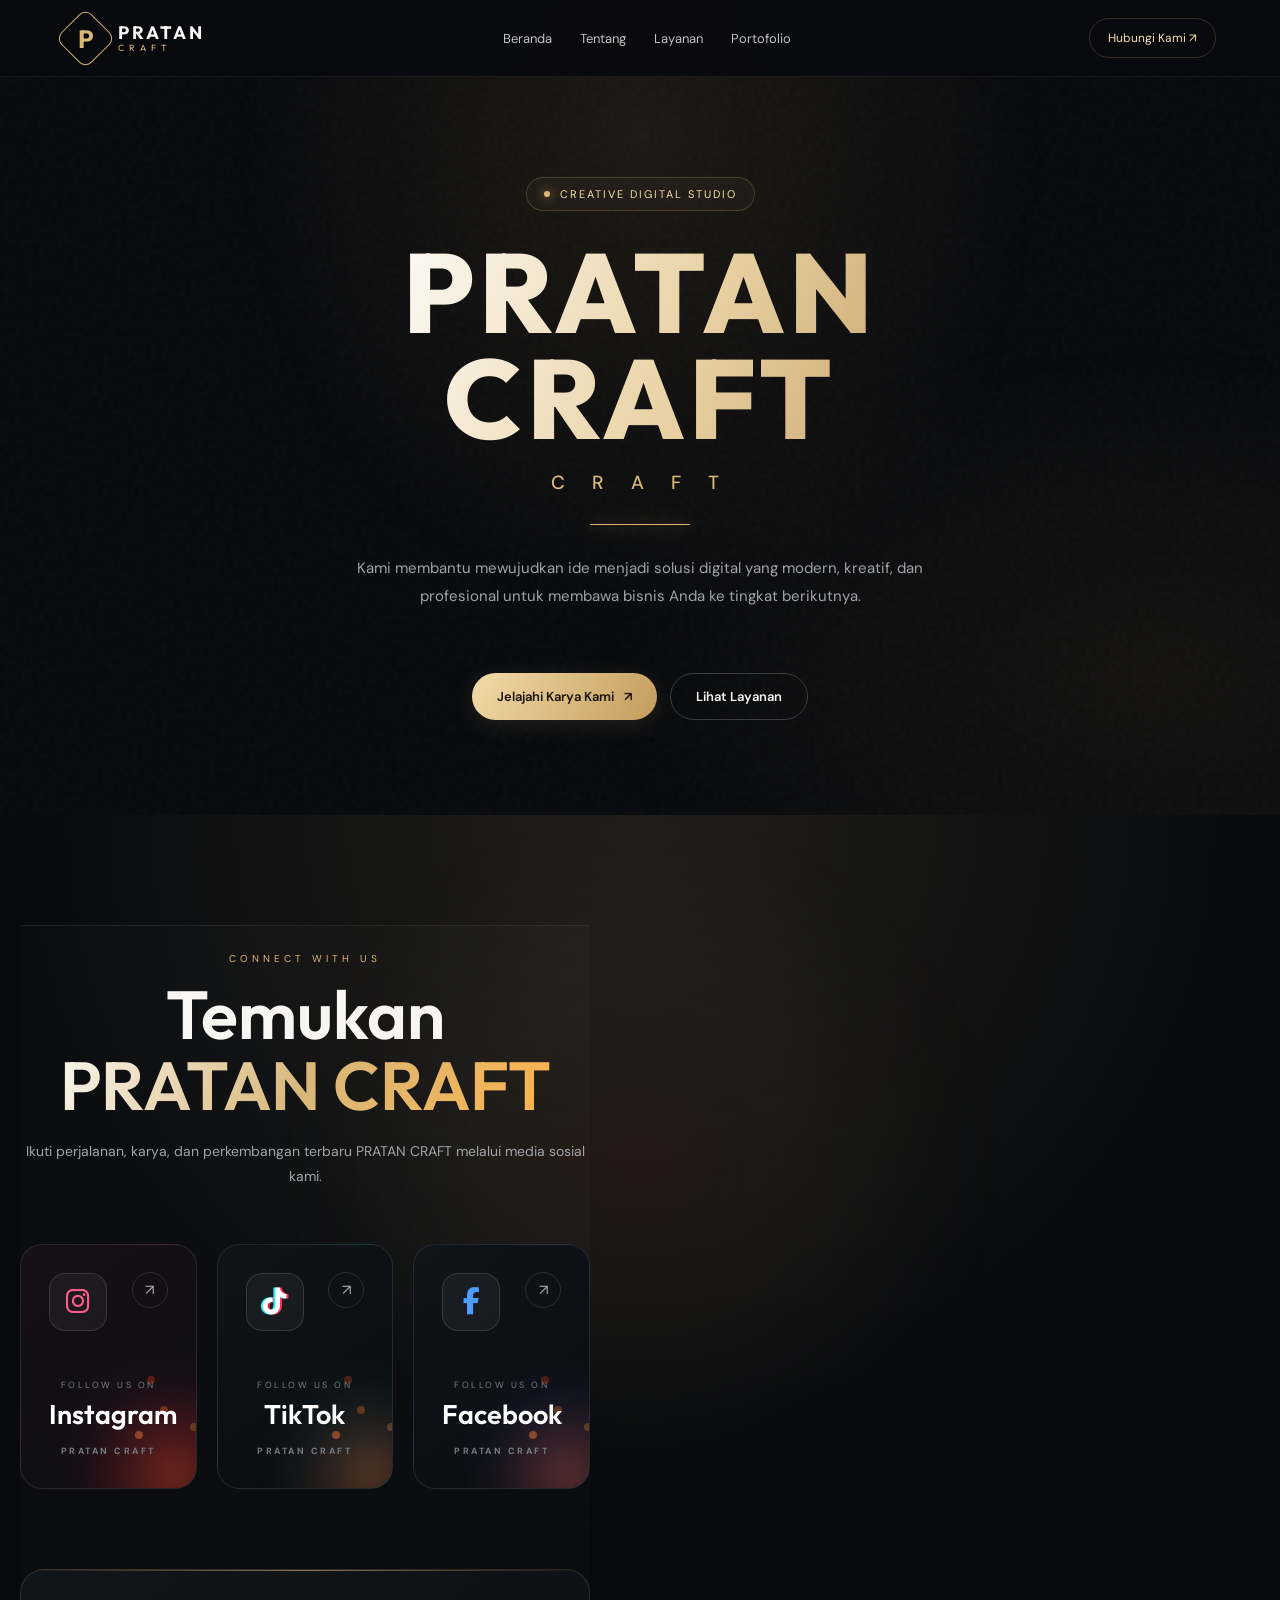
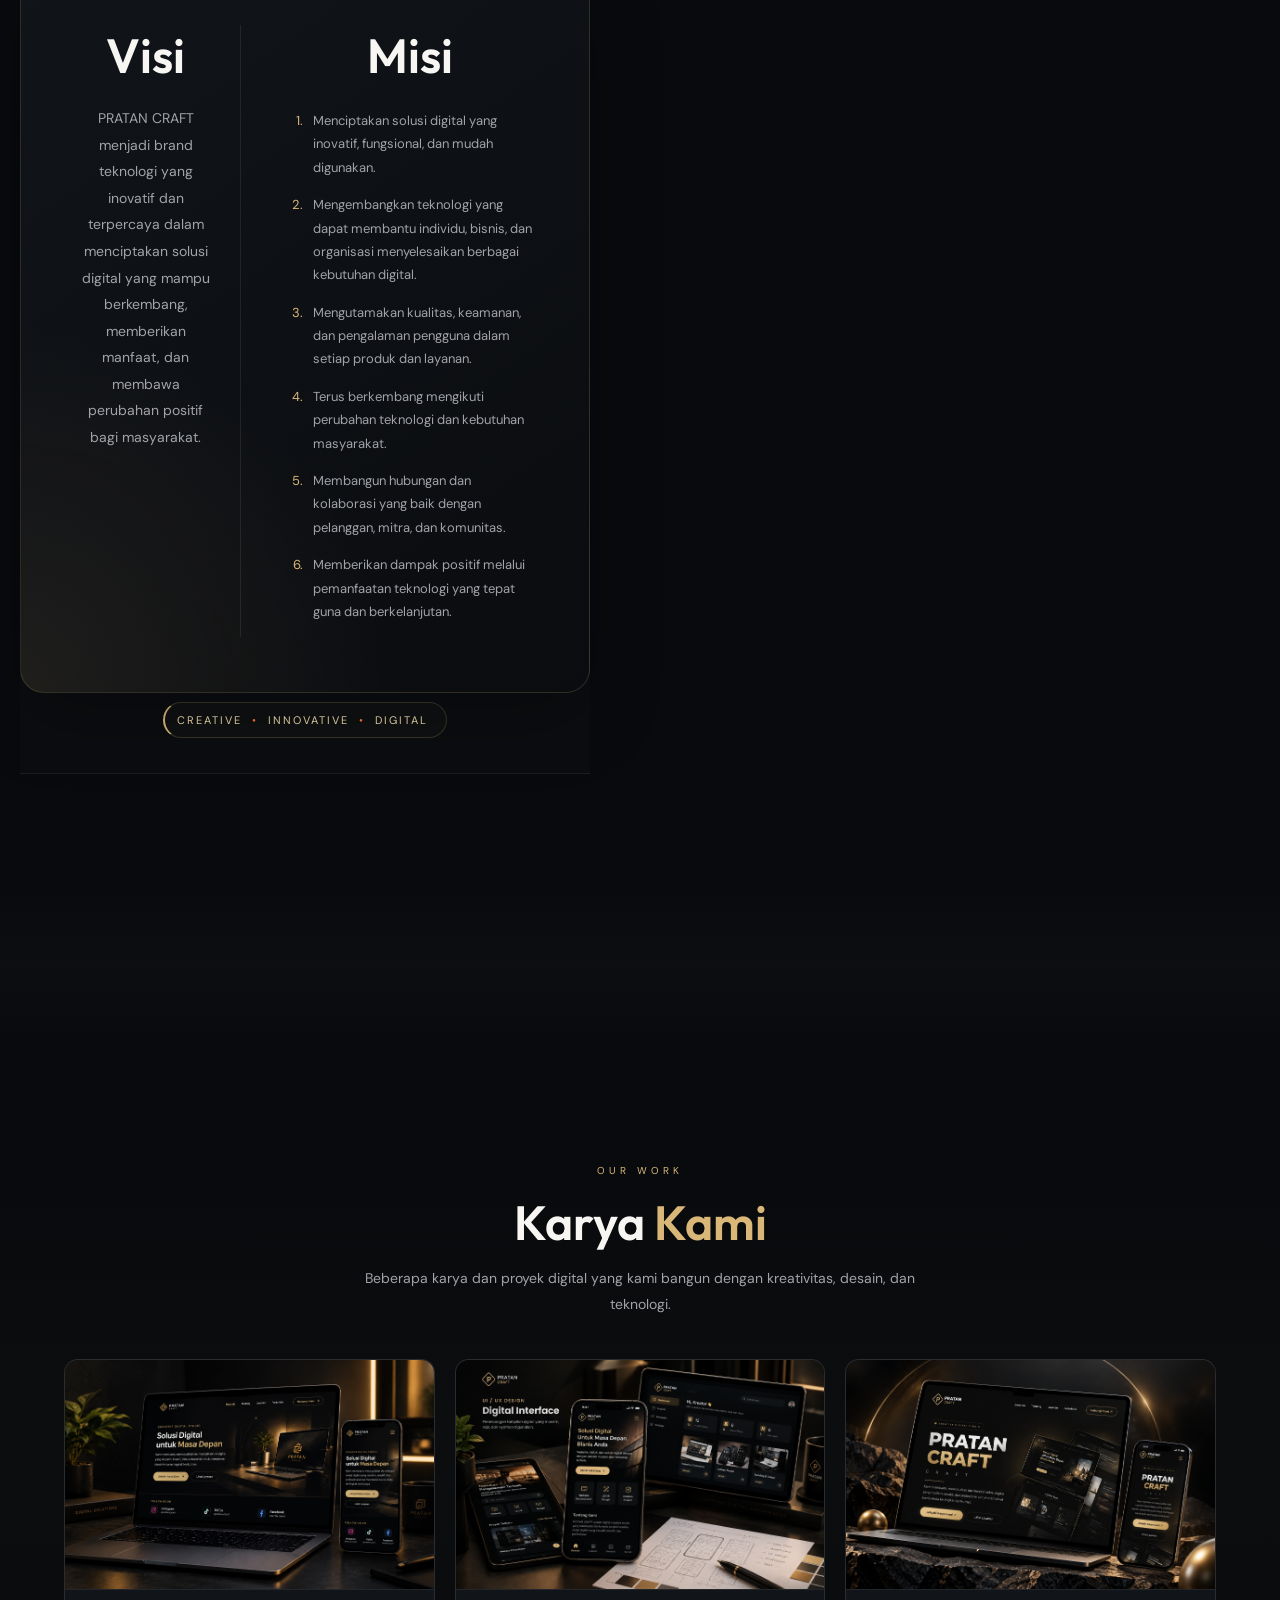
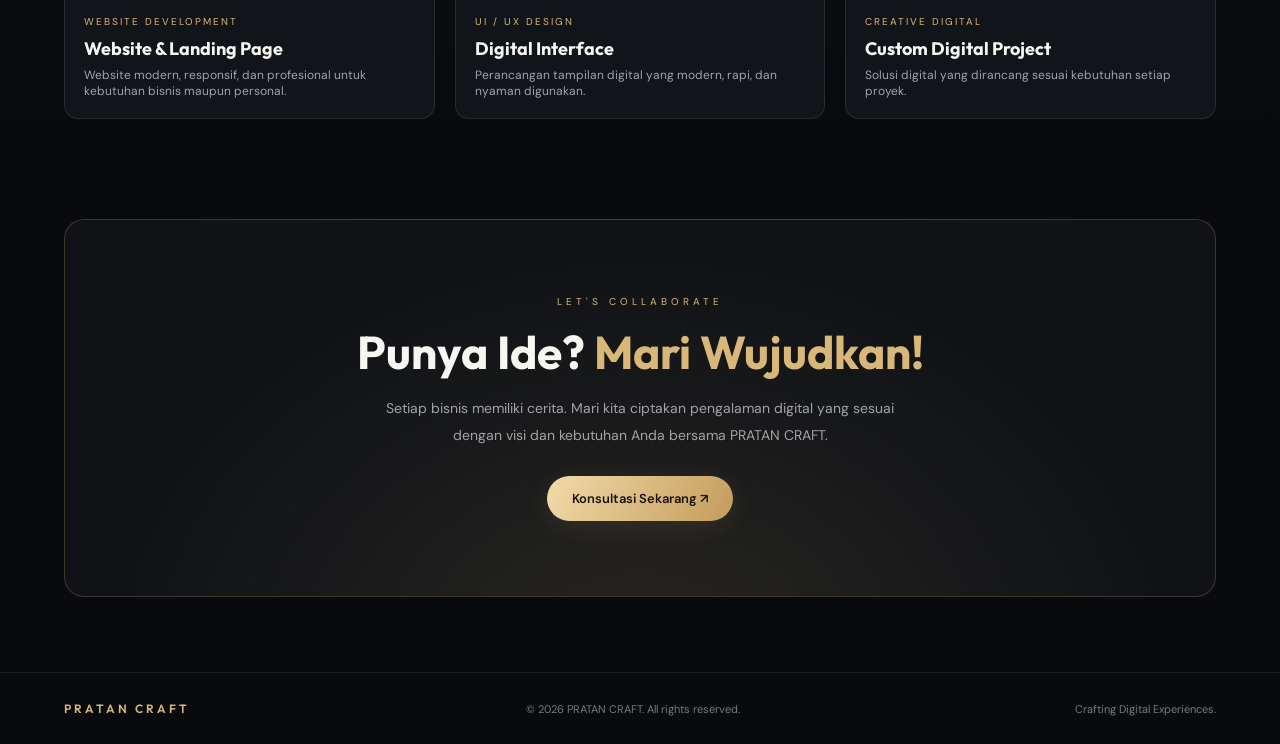
<file: index.html>
<!DOCTYPE html>
<html lang="id">
<head>
<meta charset="UTF-8">
<meta name="viewport" content="width=device-width, initial-scale=1.0">
<meta name="theme-color" content="#080a0d">
<meta name="description" content="PRATAN CRAFT adalah digital creative studio yang menyediakan website development, UI/UX design, custom digital solutions, dan maintenance website.">
  <meta name="author" content="PRATAN CRAFT">
<link rel="canonical" href="https://pratancraft.github.io/website-Founds/">
<title>PRATAN CRAFT | Digital Creative Studio</title>
<!-- FAVICON PRATAN CRAFT -->
<link rel="icon" type="image/png" href="pratan.png">
<link rel="preconnect" href="https://fonts.googleapis.com">
<link rel="preconnect" href="https://fonts.gstatic.com" crossorigin>
<link href="https://fonts.googleapis.com/css2?family=DM+Sans:wght@400;500;600;700&family=Outfit:wght@300;400;500;600;700;800&display=swap" rel="stylesheet">
<link rel="preconnect" href="https://fonts.googleapis.com">
<link rel="preconnect" href="https://fonts.gstatic.com" crossorigin>

<link
  href="https://fonts.googleapis.com/css2?family=DM+Sans:wght@400;500;600;700&family=Outfit:wght@300;400;500;600;700;800&display=swap"
  rel="stylesheet"
>

<link
  rel="stylesheet"
  href="https://cdnjs.cloudflare.com/ajax/libs/font-awesome/6.7.2/css/all.min.css"
>

<link rel="stylesheet" href="style.css">
<style>
:root {
  --bg: #080a0d;
  --surface: #111419;
  --gold: #d9b779;
  --gold-light: #f5deb0;
  --white: #f7f6f2;
  --muted: #a1a3a8;
  --line: rgba(217,183,121,.22);
}

* {
  margin: 0;
  padding: 0;
  box-sizing: border-box;
}

html {
  scroll-behavior: smooth;
}

body {
  background: var(--bg);
  color: var(--white);
  font-family: 'DM Sans', sans-serif;
  overflow-x: hidden;
}

a {
  color: inherit;
  text-decoration: none;
}

button {
  font: inherit;
}

.container {
  width: min(1160px, 90%);
  margin: auto;
}

/* BACKGROUND */

body::before {
  content: "";
  position: fixed;
  inset: 0;
  z-index: -2;
  background:
    radial-gradient(ellipse at 50% 15%,
      rgba(180,133,65,.12), transparent 45%),
    radial-gradient(ellipse at 90% 75%,
      rgba(180,133,65,.07), transparent 35%);
  pointer-events: none;
}

.noise {
  position: fixed;
  inset: 0;
  z-index: -1;
  opacity: .13;
  pointer-events: none;
  background-image: url("data:image/svg+xml,%3Csvg viewBox='0 0 180 180' xmlns='http://www.w3.org/2000/svg'%3E%3Cfilter id='n'%3E%3CfeTurbulence type='fractalNoise' baseFrequency='.85' numOctaves='3' stitchTiles='stitch'/%3E%3C/filter%3E%3Crect width='100%25' height='100%25' filter='url(%23n)' opacity='.23'/%3E%3C/svg%3E");
}

/* NAVBAR */

.navbar {
  position: sticky;
  top: 0;
  z-index: 100;
  background: rgba(8,10,13,.88);
  backdrop-filter: blur(18px);
  border-bottom: 1px solid rgba(255,255,255,.07);
}

.nav-inner {
  min-height: 76px;
  display: flex;
  align-items: center;
  justify-content: space-between;
  gap: 25px;
}

.brand {
  display: flex;
  align-items: center;
  gap: 11px;
}

.brand-mark {
  width: 43px;
  height: 43px;
  border: 1px solid var(--gold);
  color: var(--gold);
  display: grid;
  place-items: center;
  font-family: 'Outfit', sans-serif;
  font-size: 25px;
  font-weight: 700;
  transform: rotate(-45deg);
  border-radius: 9px;
}

.brand-mark span {
  transform: rotate(45deg);
}

.brand-name {
  font-family: 'Outfit', sans-serif;
  font-size: 18px;
  font-weight: 700;
  letter-spacing: 3px;
}

.brand-name small {
  display: block;
  color: var(--gold);
  font-size: 9px;
  letter-spacing: 5px;
  font-weight: 400;
  margin-top: 1px;
}

.nav-links {
  display: flex;
  align-items: center;
  gap: 28px;
  list-style: none;
  font-size: 13px;
  color: #c2c2c2;
}

.nav-links a {
  transition: .3s;
}

.nav-links a:hover {
  color: var(--gold);
}

.nav-contact {
  padding: 11px 18px;
  border: 1px solid var(--line);
  border-radius: 30px;
  color: var(--gold-light);
  font-size: 12px;
  transition: .3s;
}

.nav-contact:hover {
  background: var(--gold);
  color: #111;
}

/* HERO */

.hero {
  min-height: 620px;
  display: flex;
  align-items: center;
  position: relative;
  padding: 100px 0 95px;
  text-align: center;
}

.hero-content {
  max-width: 850px;
  margin: auto;
  position: relative;
}

.eyebrow {
  display: inline-flex;
  align-items: center;
  gap: 10px;
  border: 1px solid var(--line);
  border-radius: 50px;
  padding: 9px 17px;
  color: var(--gold-light);
  font-size: 11px;
  letter-spacing: 2px;
  text-transform: uppercase;
  margin-bottom: 28px;
  background: rgba(217,183,121,.04);
}

.eyebrow::before {
  content: "";
  width: 6px;
  height: 6px;
  border-radius: 50%;
  background: var(--gold);
  box-shadow: 0 0 12px var(--gold);
}

.hero h1 {
  font-family: 'Outfit', sans-serif;
  font-size: clamp(54px, 10vw, 112px);
  line-height: .95;
  letter-spacing: 5px;
  font-weight: 800;
  background: linear-gradient(
    110deg, #fff 15%, #e9d2a5 55%, #b98c4e 100%
  );
  -webkit-background-clip: text;
  background-clip: text;
  color: transparent;
}

.hero-subtitle {
  color: var(--gold);
  font-size: clamp(14px, 2vw, 19px);
  letter-spacing: 11px;
  margin-top: 18px;
  font-weight: 500;
}

.hero-line {
  width: 100px;
  height: 1px;
  background: var(--gold);
  margin: 29px auto;
  box-shadow: 0 0 15px var(--gold);
}

.hero-description {
  max-width: 580px;
  margin: auto;
  color: var(--muted);
  font-size: 15px;
  line-height: 1.9;
}

.hero-buttons {
  display: flex;
  justify-content: center;
  flex-wrap: wrap;
  gap: 13px;
  margin-top: 34px;
}

.btn {
  display: inline-flex;
  align-items: center;
  justify-content: center;
  gap: 10px;
  border-radius: 50px;
  padding: 14px 25px;
  font-size: 13px;
  font-weight: 600;
  transition: .3s;
}

.btn-gold {
  color: #17120a;
  background: linear-gradient(120deg,#f2dba9,#c49b5b);
  box-shadow: 0 5px 25px rgba(217,183,121,.12);
}

.btn-gold:hover {
  transform: translateY(-3px);
  box-shadow: 0 8px 30px rgba(217,183,121,.3);
}

.btn-outline {
  color: var(--white);
  border: 1px solid rgba(255,255,255,.2);
}

.btn-outline:hover {
  border-color: var(--gold);
  color: var(--gold);
}

/* SOCIAL MEDIA */

.social-section {
  padding: 26px 0 35px;
  border-top: 1px solid rgba(255,255,255,.07);
  border-bottom: 1px solid rgba(255,255,255,.07);
  background: rgba(255,255,255,.012);
  text-align: center;
}

.social-title {
  color: #8f9298;
  font-size: 10px;
  letter-spacing: 4px;
  text-transform: uppercase;
  margin-bottom: 20px;
}

.social-list {
  display: flex;
  justify-content: center;
  align-items: center;
  flex-wrap: wrap;
  gap: 12px;
}

.social-link {
  min-width: 120px;
  display: flex;
  justify-content: center;
  align-items: center;
  gap: 9px;
  padding: 12px 17px;
  border: 1px solid rgba(255,255,255,.11);
  border-radius: 40px;
  font-size: 12px;
  color: #dedede;
  transition: .3s;
}

.social-link svg {
  width: 17px;
  height: 17px;
}

.social-link:hover {
  border-color: var(--gold);
  color: var(--gold);
  background: rgba(217,183,121,.06);
  transform: translateY(-3px);
}

/* GENERAL SECTION */

.section {
  padding: 100px 0;
}

.section-heading {
  text-align: center;
  margin-bottom: 48px;
}

.section-label {
  color: var(--gold);
  font-size: 10px;
  letter-spacing: 4px;
  text-transform: uppercase;
  margin-bottom: 15px;
}

.section-heading h2 {
  font-family: 'Outfit', sans-serif;
  font-size: clamp(30px, 5vw, 48px);
  font-weight: 600;
}

.section-heading p {
  color: var(--muted);
  max-width: 560px;
  margin: 14px auto 0;
  font-size: 14px;
  line-height: 1.8;
}

/* ABOUT */

.about {
  display: grid;
  grid-template-columns: 1fr 1fr;
  align-items: center;
  gap: 60px;
}

.about-visual {
  min-height: 350px;
  border: 1px solid var(--line);
  border-radius: 18px;
  background:
    radial-gradient(circle at 50% 45%,
      rgba(217,183,121,.16), transparent 50%),
    linear-gradient(135deg,#17191d,#0c0e11);
  display: grid;
  place-items: center;
  position: relative;
  overflow: hidden;
}

.about-visual::before,
.about-visual::after {
  content: "";
  position: absolute;
  width: 240px;
  height: 240px;
  border: 1px solid rgba(217,183,121,.17);
  border-radius: 50%;
}

.about-visual::after {
  width: 320px;
  height: 320px;
}

.about-logo {
  position: relative;
  z-index: 1;
  font-family: 'Outfit', sans-serif;
  font-size: 100px;
  font-weight: 800;
  color: var(--gold-light);
  text-shadow: 0 0 45px rgba(217,183,121,.3);
}

.about-text h2 {
  font-family: 'Outfit', sans-serif;
  font-size: clamp(28px,4vw,42px);
  line-height: 1.2;
  margin-bottom: 20px;
}

.about-text h2 span {
  color: var(--gold);
}

.about-text p {
  font-size: 14px;
  color: var(--muted);
  line-height: 2;
  margin-bottom: 17px;
}

.about-tag {
  display: inline-block;
  color: var(--gold-light);
  font-size: 11px;
  letter-spacing: 2px;
  border-left: 2px solid var(--gold);
  padding-left: 12px;
  margin-top: 9px;
}

/* SERVICES */

.services {
  background: linear-gradient(
    180deg,transparent,rgba(255,255,255,.018),transparent
  );
}

.service-grid {
  display: grid;
  grid-template-columns: repeat(4,1fr);
  gap: 17px;
}

.service-card {
  padding: 28px 22px;
  border: 1px solid rgba(255,255,255,.09);
  background: linear-gradient(145deg,#14171b,#0c0e11);
  border-radius: 14px;
  min-height: 220px;
  transition: .35s;
}

.service-card:hover {
  transform: translateY(-7px);
  border-color: var(--gold);
  box-shadow: 0 15px 35px rgba(0,0,0,.3);
}

.service-icon {
  width: 46px;
  height: 46px;
  border: 1px solid var(--line);
  border-radius: 12px;
  display: grid;
  place-items: center;
  color: var(--gold);
  font-size: 22px;
  margin-bottom: 24px;
}

.service-card h3 {
  font-family: 'Outfit',sans-serif;
  font-size: 17px;
  margin-bottom: 10px;
}

.service-card p {
  color: var(--muted);
  font-size: 12px;
  line-height: 1.8;
}

/* PORTFOLIO */

.portfolio-grid {
  display: grid;
  grid-template-columns: repeat(3,1fr);
  gap: 20px;
}

.portfolio-card {
  overflow: hidden;
  border: 1px solid rgba(255,255,255,.1);
  background: var(--surface);
  border-radius: 14px;
  transition: .3s;
}

.portfolio-card:hover {
  transform: translateY(-5px);
  border-color: var(--line);
}

.portfolio-image {
  aspect-ratio: 16/10;
  display: grid;
  place-items: center;
  overflow: hidden;
  background:
    radial-gradient(circle at 50% 40%,
      rgba(217,183,121,.15),transparent 60%),
    #15171b;
  border-bottom: 1px solid rgba(255,255,255,.07);
}

.portfolio-image span {
  color: var(--gold);
  font-family: 'Outfit',sans-serif;
  font-size: 32px;
  font-weight: 700;
  letter-spacing: 2px;
}

.portfolio-info {
  padding: 19px;
}

.portfolio-info small {
  color: var(--gold);
  font-size: 10px;
  letter-spacing: 2px;
  text-transform: uppercase;
}

.portfolio-info h3 {
  font-family: 'Outfit',sans-serif;
  font-size: 18px;
  margin: 7px 0;
}

.portfolio-info p {
  font-size: 12px;
  color: var(--muted);
}

/* CONTACT */

.contact {
  padding: 75px 25px;
  text-align: center;
  border: 1px solid var(--line);
  border-radius: 20px;
  background:
    radial-gradient(ellipse at 50% 120%,
      rgba(217,183,121,.12),transparent 65%),
    #101216;
}

.contact h2 {
  font-family: 'Outfit',sans-serif;
  font-size: clamp(29px,5vw,46px);
  margin-bottom: 14px;
}

.contact h2 span {
  color: var(--gold);
}

.contact p {
  max-width: 520px;
  margin: auto;
  color: var(--muted);
  font-size: 14px;
  line-height: 1.9;
}

.contact .btn {
  margin-top: 28px;
}

/* FOOTER */

footer {
  padding: 28px 0;
  margin-top: 75px;
  border-top: 1px solid rgba(255,255,255,.08);
}

.footer-inner {
  display: flex;
  align-items: center;
  justify-content: space-between;
  gap: 15px;
  flex-wrap: wrap;
}

.footer-copy {
  color: #777b81;
  font-size: 11px;
}

.footer-brand {
  color: var(--gold);
  letter-spacing: 3px;
  font-family: 'Outfit',sans-serif;
  font-size: 12px;
  font-weight: 600;
}

/* ANIMATION */

.reveal {
  opacity: 0;
  transform: translateY(25px);
  transition: opacity .7s ease, transform .7s ease;
}

.reveal.show {
  opacity: 1;
  transform: translateY(0);
}

/* RESPONSIVE */

@media(max-width:900px) {
  .service-grid {
    grid-template-columns: repeat(2,1fr);
  }
  .about {
    gap: 30px;
  }
  .portfolio-grid {
    grid-template-columns: repeat(2,1fr);
  }
}

@media(max-width:650px) {
  .nav-inner {
    min-height: 68px;
  }
  .nav-links {
    display: none;
  }
  .brand-name {
    font-size: 15px;
  }
  .hero {
    min-height: 530px;
    padding: 75px 0;
  }
  .hero h1 {
    letter-spacing: 2px;
  }
  .hero-subtitle {
    letter-spacing: 7px;
  }
  .hero-description {
    font-size: 13px;
    padding: 0 8px;
  }
  .social-list {
    gap: 9px;
  }
  .social-link {
    min-width: 105px;
    padding: 10px 12px;
    font-size: 11px;
  }
  .section {
    padding: 75px 0;
  }
  .about {
    grid-template-columns: 1fr;
  }
  .about-visual {
    min-height: 260px;
  }
  .about-logo {
    font-size: 80px;
  }
  .portfolio-grid {
    grid-template-columns: 1fr;
  }
  .contact {
    padding: 55px 20px;
  }
  .footer-inner {
    justify-content: center;
    text-align: center;
  }
}

@media(max-width:380px) {
  .service-grid {
    grid-template-columns: 1fr;
  }
  .hero-buttons {
    flex-direction: column;
    align-items: stretch;
  }
}
</style>
</head>

<body>
<div class="noise"></div>

<!-- NAVBAR -->
<header class="navbar">
  <div class="container nav-inner">
    <a href="#home" class="brand">
      <div class="brand-mark"><span>P</span></div>
      <div class="brand-name">
        PRATAN
        <small>CRAFT</small>
      </div>
    </a>

    <ul class="nav-links">
      <li><a href="#home">Beranda</a></li>
      <li><a href="#about">Tentang</a></li>
      <li><a href="#services">Layanan</a></li>
      <li><a href="#portfolio">Portofolio</a></li>
    </ul>

    <a href="#contact" class="nav-contact">Hubungi Kami ↗</a>
  </div>
</header>

<!-- HERO -->
<main>
<section class="hero" id="home">
  <div class="container hero-content reveal">
    <div class="eyebrow">Creative Digital Studio</div>

    <h1>PRATAN CRAFT</h1>
    <div class="hero-subtitle">C R A F T</div>
    <div class="hero-line"></div>

    <p class="hero-description">
      Kami membantu mewujudkan ide menjadi solusi digital
      yang modern, kreatif, dan profesional untuk membawa
      bisnis Anda ke tingkat berikutnya.
    </p>

    <div class="hero-buttons">
      <a href="#portfolio" class="btn btn-gold">
        Jelajahi Karya Kami <span>↗</span>
      </a>
      <a href="#services" class="btn btn-outline">
        Lihat Layanan
      </a>
    </div>
  </div>
</section>

  <!-- ABOUT -->
  <!-- SOCIAL MEDIA + VISI MISI -->
<section class="about" id="about">
  <div class="social-section">

    <div class="social-header">
      <div class="section-label">Connect With Us</div>

      <h1>
        Temukan <span>PRATAN CRAFT</span>
      </h1>

      <p>
        Ikuti perjalanan, karya, dan perkembangan terbaru PRATAN CRAFT
        melalui media sosial kami.
      </p>
    </div>

    <div class="social-grid">

      <!-- INSTAGRAM -->
      <a
        href="https://www.instagram.com/pratancraft?stkn=MTNxOWUwdGNodTR2Nw=="
        target="_blank"
        rel="noopener"
        class="social-card instagram"
      >

        <div class="social-fire"></div>

        <div class="social-icon">
          <i class="fa-brands fa-instagram"></i>
        </div>

        <div class="social-content">
          <small>FOLLOW US ON</small>
          <h2>Instagram</h2>
          <h3><small>PRATAN CRAFT</small></h3>
        </div>

        <div class="social-arrow">↗</div>

      </a>


      <!-- TIKTOK -->
      <a
        href="https://www.tiktok.com/@pratan.craft?_r=1&_t=ZS-9AGUm7hw6Sr"
        target="_blank"
        rel="noopener"
        class="social-card tiktok"
      >

        <div class="social-fire"></div>

        <div class="social-icon">
          <i class="fa-brands fa-tiktok"></i>
        </div>

        <div class="social-content">
          <small>FOLLOW US ON</small>
          <h2>TikTok</h2>
          <h3><small>PRATAN CRAFT</small></h3>
        </div>

        <div class="social-arrow">↗</div>

      </a>


      <!-- FACEBOOK -->
      <a
        href="https://www.facebook.com/share/14rNhrm7eB4/"
        target="_blank"
        rel="noopener"
        class="social-card facebook"
      >

        <div class="social-fire"></div>

        <div class="social-icon">
          <i class="fa-brands fa-facebook-f"></i>
        </div>

        <div class="social-content">
          <small>FOLLOW US ON</small>
          <h2>Facebook</h2>
          <h3><small>PRATAN CRAFT</small></h3>
        </div>

        <div class="social-arrow">↗</div>

      </a>

    </div>

    <!-- VISI MISI -->
    <div class="vision-mission">

      <div class="vision-box">

        <div class="vision-title">
          <h2>Visi</h2>
        </div>

        <p>
          PRATAN CRAFT menjadi brand teknologi yang inovatif dan terpercaya
          dalam menciptakan solusi digital yang mampu berkembang, memberikan
          manfaat, dan membawa perubahan positif bagi masyarakat.
        </p>

      </div>

      <div class="mission-box">

        <div class="vision-title">
          <h2>Misi</h2>
        </div>

        <ol class="mission-list">

          <li>
            Menciptakan solusi digital yang inovatif, fungsional,
            dan mudah digunakan.
          </li>

          <li>
            Mengembangkan teknologi yang dapat membantu individu,
            bisnis, dan organisasi menyelesaikan berbagai kebutuhan digital.
          </li>

          <li>
            Mengutamakan kualitas, keamanan, dan pengalaman pengguna
            dalam setiap produk dan layanan.
          </li>

          <li>
            Terus berkembang mengikuti perubahan teknologi dan
            kebutuhan masyarakat.
          </li>

          <li>
            Membangun hubungan dan kolaborasi yang baik dengan pelanggan,
            mitra, dan komunitas.
          </li>

          <li>
            Memberikan dampak positif melalui pemanfaatan teknologi
            yang tepat guna dan berkelanjutan.
          </li>

        </ol>

      </div>

    </div>


    <div class="about-tag">
      CREATIVE <span>•</span>
      INNOVATIVE <span>•</span>
      DIGITAL
    </div>

  </div>

</section>

<!-- SERVICES -->
<section class="section services" id="services">

    <!-- ISI SERVICES KAMU -->

</section>


<!-- PORTFOLIO -->
<section class="section portfolio" id="portfolio">

    <div class="container">

        <div class="section-heading reveal">

            <div class="section-label">
                Our Work
            </div>

            <h2>
                Karya <span>Kami</span>
            </h2>

            <p>
                Beberapa karya dan proyek digital yang kami
                bangun dengan kreativitas, desain, dan teknologi.
            </p>

        </div>

        <div class="portfolio-grid">

            <article class="portfolio-card reveal">

                <div class="portfolio-image">
    <img src="pratan1.jpg" alt="Website & Landing Page">
                </div>

                <div class="portfolio-info">
                    <small>Website Development</small>

                    <h3>
                        Website & Landing Page
                    </h3>

                    <p>
                        Website modern, responsif, dan profesional
                        untuk kebutuhan bisnis maupun personal.
                    </p>
                </div>

            </article>
<article class="portfolio-card reveal">

    <div class="portfolio-image">
        <img src="ui-design.jpg" alt="UI UX Design">
    </div>

    <div class="portfolio-info">
        <small>UI / UX Design</small>

        <h3>
            Digital Interface
        </h3>

        <p>
            Perancangan tampilan digital yang modern,
            rapi, dan nyaman digunakan.
        </p>
    </div>

</article>
          <article class="portfolio-card reveal">

    <div class="portfolio-image">
        <img src="Custom.jpg" alt="Custom Digital Project">
    </div>

    <div class="portfolio-info">
        <small>Creative Digital</small>

        <h3>
            Custom Digital Project
        </h3>

        <p>
            Solusi digital yang dirancang sesuai
            kebutuhan setiap proyek.
        </p>
    </div>

</article>

        </div>

    </div>

</section>
<!-- CONTACT -->
<section class="container" id="contact">
  <div class="contact reveal">
    <div class="section-label">Let's Collaborate</div>
    <h2>Punya Ide? <span>Mari Wujudkan!</span></h2>
    <p>
      Setiap bisnis memiliki cerita. Mari kita
      ciptakan pengalaman digital yang sesuai
      dengan visi dan kebutuhan Anda bersama PRATAN CRAFT.
    </p>
    <a class="btn btn-gold"
       href="https://wa.me/628214223723?text=Halo%20PRATAN%20CRAFT,%20saya%20tertarik%20dengan%20layanan%20Anda."
       target="_blank" rel="noopener">
      Konsultasi Sekarang ↗
    </a>
  </div>
</section>
</main>

<!-- FOOTER -->
<footer>
  <div class="container footer-inner">
    <div class="footer-brand">PRATAN CRAFT</div>
    <div class="footer-copy">
      © <span id="year"></span> PRATAN CRAFT. All rights reserved.
    </div>
    <div class="footer-copy">Crafting Digital Experiences.</div>
  </div>
</footer>

<script>
// Tahun otomatis
document.getElementById("year").textContent =
  new Date().getFullYear();

// Animasi saat elemen muncul di layar
const observer = new IntersectionObserver((entries) => {
  entries.forEach(entry => {
    if (entry.isIntersecting) {
      entry.target.classList.add("show");
      observer.unobserve(entry.target);
    }
  });
}, { threshold: 0.12 });

document.querySelectorAll(".reveal").forEach(el => {
  observer.observe(el);
});
</script>

</body>
</html>
</file>
<file: style.css>
/* =========================================================
   PRATAN CRAFT — FINAL CLEAN CSS
   Target layout:
   navbar full width
   large PRATAN image on the left
   Visi/Misi panel on the right
   responsive on tablet/mobile
   ========================================================= */

:root {
  --bg: #080a0d;
  --surface: #111419;
  --gold: #d9b779;
  --gold-light: #f5deb0;
  --white: #f7f6f2;
  --muted: #a1a3a8;
  --line: rgba(217,183,121,.22);
}

* {
  margin: 0;
  padding: 0;
  box-sizing: border-box;
}

html {
  scroll-behavior: smooth;
  overflow-x: hidden;
}

body {
  min-width: 320px;
  background: var(--bg);
  color: var(--white);
  font-family: "DM Sans", sans-serif;
  overflow-x: hidden;
}

img {
  display: block;
  max-width: 100%;
}

a {
  color: inherit;
  text-decoration: none;
}

button {
  font: inherit;
}

.container {
  width: min(1160px, calc(100% - 40px));
  margin-inline: auto;
}

/* BACKGROUND */

body::before {
  content: "";
  position: fixed;
  inset: 0;
  z-index: -2;
  pointer-events: none;
  background:
    radial-gradient(ellipse at 50% 15%, rgba(180,133,65,.12), transparent 45%),
    radial-gradient(ellipse at 90% 75%, rgba(180,133,65,.07), transparent 35%);
}

.noise {
  position: fixed;
  inset: 0;
  z-index: -1;
  opacity: .10;
  pointer-events: none;
  background-image: url("data:image/svg+xml,%3Csvg viewBox='0 0 180 180' xmlns='http://www.w3.org/2000/svg'%3E%3Cfilter id='n'%3E%3CfeTurbulence type='fractalNoise' baseFrequency='.85' numOctaves='3' stitchTiles='stitch'/%3E%3C/filter%3E%3Crect width='100%25' height='100%25' filter='url(%23n)' opacity='.23'/%3E%3C/svg%3E");
}

/* NAVBAR */

.navbar {
  position: sticky;
  top: 0;
  z-index: 1000;
  width: 100%;
  background: rgba(8,10,13,.94);
  backdrop-filter: blur(18px);
  -webkit-backdrop-filter: blur(18px);
  border-bottom: 1px solid rgba(255,255,255,.07);
}

.nav-inner {
  min-height: 66px;
  display: flex;
  align-items: center;
  justify-content: space-between;
  gap: 24px;
}

.brand {
  display: inline-flex;
  align-items: center;
  gap: 11px;
  flex-shrink: 0;
}

.brand-mark {
  width: 43px;
  height: 43px;
  display: grid;
  place-items: center;
  border: 1px solid var(--gold);
  border-radius: 9px;
  color: var(--gold);
  font-family: "Outfit", sans-serif;
  font-size: 25px;
  font-weight: 700;
  transform: rotate(-45deg);
}

.brand-mark span {
  transform: rotate(45deg);
}

.brand-name {
  font-family: "Outfit", sans-serif;
  font-size: 18px;
  font-weight: 700;
  letter-spacing: 3px;
  line-height: 1;
}

.brand-name small {
  display: block;
  margin-top: 4px;
  color: var(--gold);
  font-size: 8px;
  font-weight: 400;
  letter-spacing: 5px;
}

.nav-links {
  display: flex;
  align-items: center;
  gap: 28px;
  list-style: none;
  color: #c2c2c2;
  font-size: 13px;
}

.nav-links a {
  transition: color .25s ease;
}

.nav-links a:hover {
  color: var(--gold);
}

.nav-contact {
  flex-shrink: 0;
  padding: 10px 17px;
  border: 1px solid var(--line);
  border-radius: 30px;
  color: var(--gold-light);
  font-size: 12px;
  transition: .25s ease;
}

.nav-contact:hover {
  background: var(--gold);
  color: #111;
}

/* =========================================================
   SOCIAL MEDIA + VISI MISI
   PRATAN CRAFT
   ========================================================= */

.about {
  position: relative;
  width: 100%;
  padding: 110px 0 90px;
  overflow: hidden;

  background:
    radial-gradient(
      circle at 50% 0%,
      rgba(217,183,121,.12),
      transparent 35%
    ),
    #080a0d;
}


/* =========================================================
   BACKGROUND GLOW / API
   ========================================================= */

.about::before {
  content: "";
  position: absolute;

  width: 700px;
  height: 700px;

  left: 50%;
  top: 0;

  transform: translateX(-50%);

  background:
    radial-gradient(
      circle,
      rgba(255,82,32,.08),
      rgba(217,183,121,.04) 35%,
      transparent 70%
    );

  filter: blur(35px);

  pointer-events: none;

  animation: fireAtmosphere 6s ease-in-out infinite alternate;
}


@keyframes fireAtmosphere {

  0% {
    transform: translateX(-50%) scale(.9);
    opacity: .55;
  }

  100% {
    transform: translateX(-50%) scale(1.15);
    opacity: 1;
  }

}


/* =========================================================
   SOCIAL HEADER
   ========================================================= */

.social-section {
  position: relative;
  z-index: 2;

  width: min(1160px, calc(100% - 40px));
  margin-inline: auto;
}


.social-header {
  max-width: 700px;
  margin: 0 auto 55px;

  text-align: center;
}


.social-header .section-label {
  margin-bottom: 14px;

  color: var(--gold);

  font-size: 10px;
  letter-spacing: 4px;
  text-transform: uppercase;
}


.social-header h1 {
  margin-bottom: 17px;

  font-family: "Outfit", sans-serif;

  font-size: clamp(38px, 6vw, 68px);

  line-height: 1.05;

  font-weight: 600;
}


.social-header h1 span {
  display: block;

  color: var(--gold);

  background:
    linear-gradient(
      120deg,
      #fff,
      #d9b779,
      #ffb347
    );

  -webkit-background-clip: text;
  -webkit-text-fill-color: transparent;

  background-clip: text;
}


.social-header p {
  max-width: 580px;

  margin: auto;

  color: var(--muted);

  font-size: 14px;

  line-height: 1.8;
}


/* =========================================================
   SOCIAL GRID
   ========================================================= */

.social-grid {
  display: grid;

  grid-template-columns:
    repeat(3, minmax(0, 1fr));

  gap: 20px;

  margin-bottom: 80px;
}


/* =========================================================
   SOCIAL CARD
   ========================================================= */

.social-card {
  position: relative;

  min-height: 245px;

  display: flex;
  flex-direction: column;
  justify-content: space-between;

  padding: 28px;

  overflow: hidden;

  border: 1px solid rgba(255,255,255,.10);

  border-radius: 22px;

  background:
    linear-gradient(
      145deg,
      rgba(255,255,255,.06),
      rgba(255,255,255,.015)
    );

  backdrop-filter: blur(12px);
  -webkit-backdrop-filter: blur(12px);

  transition:
    transform .4s ease,
    border-color .4s ease,
    box-shadow .4s ease;
}


/* =========================================================
   FIRE GLOW
   ========================================================= */

.social-card::before {
  content: "";

  position: absolute;

  width: 180px;
  height: 180px;

  right: -70px;
  bottom: -80px;

  border-radius: 50%;

  background:
    radial-gradient(
      circle,
      rgba(255,90,30,.65),
      rgba(255,45,0,.25) 35%,
      transparent 70%
    );

  filter: blur(18px);

  opacity: .55;

  transition:
    transform .5s ease,
    opacity .5s ease;
}


.social-card::after {
  content: "";

  position: absolute;

  inset: 0;

  border-radius: inherit;

  background:
    linear-gradient(
      120deg,
      transparent 25%,
      rgba(255,255,255,.07),
      transparent 55%
    );

  transform: translateX(-120%);

  transition: transform .7s ease;

  pointer-events: none;
}


.social-card:hover {
  transform: translateY(-10px) scale(1.015);

  border-color: rgba(255,154,72,.55);

  box-shadow:
    0 20px 55px rgba(0,0,0,.45),
    0 0 35px rgba(255,75,20,.13);
}


.social-card:hover::before {
  transform: scale(1.8);

  opacity: 1;
}


.social-card:hover::after {
  transform: translateX(120%);
}


/* =========================================================
   INSTAGRAM
   ========================================================= */

.social-card.instagram {
  background:
    radial-gradient(
      circle at 85% 90%,
      rgba(255,60,120,.15),
      transparent 45%
    ),
    linear-gradient(
      145deg,
      #161116,
      #0c0d11
    );
}


/* =========================================================
   TIKTOK
   ========================================================= */

.social-card.tiktok {
  background:
    radial-gradient(
      circle at 85% 90%,
      rgba(0,242,234,.12),
      transparent 40%
    ),
    linear-gradient(
      145deg,
      #101417,
      #090b0f
    );
}


/* =========================================================
   FACEBOOK
   ========================================================= */

.social-card.facebook {
  background:
    radial-gradient(
      circle at 85% 90%,
      rgba(45,130,255,.16),
      transparent 40%
    ),
    linear-gradient(
      145deg,
      #10141b,
      #090b0f
    );
}


/* =========================================================
   SOCIAL ICON
   ========================================================= */

.social-icon {
  position: relative;
  z-index: 3;

  width: 58px;
  height: 58px;

  display: grid;
  place-items: center;

  border: 1px solid rgba(255,255,255,.13);

  border-radius: 16px;

  background: rgba(255,255,255,.045);

  font-size: 27px;

  transition:
    transform .4s ease,
    box-shadow .4s ease;
}


.social-card:hover .social-icon {
  transform: rotate(-5deg) scale(1.08);

  box-shadow:
    0 0 25px rgba(255,120,40,.25);
}


/* Instagram icon */

.instagram .social-icon {
  color: #ff5c8a;
}


/* TikTok icon */

.tiktok .social-icon {
  color: #ffffff;

  text-shadow:
    -2px 0 #25f4ee,
    2px 0 #fe2c55;
}


/* Facebook icon */

.facebook .social-icon {
  color: #4d9cff;
}


/* =========================================================
   SOCIAL CONTENT
   ========================================================= */

.social-content {
  position: relative;

  z-index: 3;

  margin-top: 25px;
}


.social-content small {
  color: #777c84;

  font-size: 9px;

  letter-spacing: 2.5px;
}


.social-content h2 {
  margin: 5px 0;

  font-family: "Outfit", sans-serif;

  font-size: 27px;

  font-weight: 600;
}


.social-content p {
  color: var(--muted);

  font-size: 12px;
}


/* =========================================================
   ARROW
   ========================================================= */

.social-arrow {
  position: absolute;

  z-index: 4;

  top: 27px;
  right: 28px;

  width: 36px;
  height: 36px;

  display: grid;
  place-items: center;

  border: 1px solid rgba(255,255,255,.12);

  border-radius: 50%;

  color: #aaa;

  font-size: 15px;

  transition:
    transform .3s ease,
    background .3s ease,
    color .3s ease;
}


.social-card:hover .social-arrow {
  transform: translate(3px,-3px);

  color: #111;

  background: var(--gold);
}


/* =========================================================
   FIRE PARTICLES
   ========================================================= */

.social-fire {
  position: absolute;

  width: 8px;
  height: 8px;

  right: 30%;
  bottom: 20%;

  border-radius: 50%;

  background: #ff7b35;

  box-shadow:
    25px -25px 0 rgba(255,115,40,.7),
    55px -8px 0 rgba(255,181,71,.5),
    12px -55px 0 rgba(255,65,20,.6),
    75px -42px 0 rgba(255,210,120,.35);

  opacity: .45;

  animation: fireParticles 3s ease-in-out infinite;
}


@keyframes fireParticles {

  0% {
    transform:
      translateY(20px)
      scale(.6);

    opacity: 0;
  }

  30% {
    opacity: .7;
  }

  70% {
    opacity: .45;
  }

  100% {
    transform:
      translateY(-45px)
      scale(1.2);

    opacity: 0;
  }

}


/* =========================================================
   VISI MISI
   ========================================================= */

.vision-mission {
  position: relative;

  display: grid;

  grid-template-columns:
    minmax(0, .8fr)
    minmax(0, 1.2fr);

  gap: 45px;

  padding: 55px;

  overflow: hidden;

  border: 1px solid rgba(217,183,121,.17);

  border-radius: 24px;

  background:
    radial-gradient(
      circle at 0% 100%,
      rgba(217,183,121,.09),
      transparent 40%
    ),
    linear-gradient(
      145deg,
      #111419,
      #0a0c0f
    );

  box-shadow:
    0 25px 70px rgba(0,0,0,.25);
}


/* garis cahaya */

.vision-mission::before {
  content: "";

  position: absolute;

  top: 0;
  left: 0;

  width: 100%;
  height: 1px;

  background:
    linear-gradient(
      90deg,
      transparent,
      var(--gold),
      transparent
    );

  opacity: .6;
}


/* =========================================================
   VISI
   ========================================================= */

.vision-box {
  position: relative;

  padding-right: 25px;

  border-right:
    1px solid rgba(255,255,255,.08);
}


.vision-box .section-label {
  margin-bottom: 22px;

  color: var(--gold);

  font-size: 9px;

  letter-spacing: 3px;

  text-transform: uppercase;
}


.vision-title {
  display: flex;

  align-items: center;

  gap: 15px;

  margin-bottom: 20px;
}


.title-number {
  color: var(--gold);

  font-family: "Outfit", sans-serif;

  font-size: 11px;

  letter-spacing: 2px;
}


.vision-title h2 {
  font-family: "Outfit", sans-serif;

  font-size: clamp(32px, 4vw, 48px);

  font-weight: 600;
}


.vision-box p {
  color: var(--muted);

  font-size: 14px;

  line-height: 1.9;
}


/* =========================================================
   MISI
   ========================================================= */

.mission-box {
  position: relative;
}


.mission-box .vision-title {
  margin-bottom: 24px;
}


.mission-list {
  margin: 0;

  padding-left: 20px;

  color: var(--muted);

  font-size: 13px;

  line-height: 1.8;
}


.mission-list li {
  padding-left: 7px;

  margin-bottom: 15px;
}


.mission-list li::marker {
  color: var(--gold);
}


/* =========================================================
   ABOUT TAG
   ========================================================= */

.about-tag {
  display: block;

  width: fit-content;

  margin: 35px auto 0;

  padding: 10px 18px;

  border:
    1px solid rgba(217,183,121,.20);

  border-radius: 50px;

  color: var(--gold-light);

  font-size: 9px;

  letter-spacing: 3px;

  background: rgba(217,183,121,.025);
}


.about-tag span {
  color: #ff7a35;

  margin: 0 5px;
}
/* SECTIONS AFTER THE REFERENCE AREA */

.section {
  padding: 100px 0;
}

.section-heading {
  margin-bottom: 48px;
  text-align: center;
}

.section-label {
  margin-bottom: 15px;
  color: var(--gold);
  font-size: 10px;
  letter-spacing: 4px;
  text-transform: uppercase;
}

.section-heading h2 {
  font-family: "Outfit", sans-serif;
  font-size: clamp(30px, 5vw, 48px);
  font-weight: 600;
}

.section-heading p {
  max-width: 560px;
  margin: 14px auto 0;
  color: var(--muted);
  font-size: 14px;
  line-height: 1.8;
}

/* SERVICES */

.services {
  background: linear-gradient(180deg, transparent, rgba(255,255,255,.018), transparent);
}

.service-grid {
  display: grid;
  grid-template-columns: repeat(4, minmax(0, 1fr));
  gap: 17px;
}

.service-card {
  min-height: 220px;
  padding: 28px 22px;
  border: 1px solid rgba(255,255,255,.09);
  border-radius: 14px;
  background: linear-gradient(145deg, #14171b, #0c0e11);
  transition: transform .35s ease, border-color .35s ease, box-shadow .35s ease;
}

.service-card:hover {
  transform: translateY(-7px);
  border-color: var(--gold);
  box-shadow: 0 15px 35px rgba(0,0,0,.3);
}

.service-icon {
  width: 46px;
  height: 46px;
  display: grid;
  place-items: center;
  margin-bottom: 24px;
  border: 1px solid var(--line);
  border-radius: 12px;
  color: var(--gold);
  font-size: 22px;
}

.service-card h3 {
  margin-bottom: 10px;
  font-family: "Outfit", sans-serif;
  font-size: 17px;
}

.service-card p {
  color: var(--muted);
  font-size: 12px;
  line-height: 1.8;
}

/* PORTFOLIO */

.portfolio-grid {
  display: grid;
  grid-template-columns: repeat(3, minmax(0, 1fr));
  gap: 20px;
}

.portfolio-card {
  overflow: hidden;
  border: 1px solid rgba(255,255,255,.1);
  border-radius: 14px;
  background: var(--surface);
  transition: transform .3s ease, border-color .3s ease;
}

.portfolio-card:hover {
  transform: translateY(-5px);
  border-color: var(--line);
}

.portfolio-image {
  aspect-ratio: 16 / 10;
  display: grid;
  place-items: center;
  overflow: hidden;
  background:
    radial-gradient(circle at 50% 40%, rgba(217,183,121,.15), transparent 60%),
    #15171b;
  border-bottom: 1px solid rgba(255,255,255,.07);
}

.portfolio-image span {
  color: var(--gold);
  font-family: "Outfit", sans-serif;
  font-size: 32px;
  font-weight: 700;
  letter-spacing: 2px;
}

.portfolio-info {
  padding: 19px;
}

.portfolio-info small {
  color: var(--gold);
  font-size: 10px;
  letter-spacing: 2px;
  text-transform: uppercase;
}

.portfolio-info h3 {
  margin: 7px 0;
  font-family: "Outfit", sans-serif;
  font-size: 18px;
}

.portfolio-info p {
  color: var(--muted);
  font-size: 12px;
}

/* CONTACT */

.contact-wrap {
  padding-bottom: 0;
}

.contact {
  padding: 75px 25px;
  text-align: center;
  border: 1px solid var(--line);
  border-radius: 20px;
  background:
    radial-gradient(ellipse at 50% 120%, rgba(217,183,121,.12), transparent 65%),
    #101216;
}

.contact h2 {
  margin-bottom: 14px;
  font-family: "Outfit", sans-serif;
  font-size: clamp(29px, 5vw, 46px);
}

.contact h2 span {
  color: var(--gold);
}

.contact p {
  max-width: 520px;
  margin: auto;
  color: var(--muted);
  font-size: 14px;
  line-height: 1.9;
}

.btn {
  display: inline-flex;
  align-items: center;
  justify-content: center;
  gap: 10px;
  margin-top: 28px;
  padding: 14px 25px;
  border-radius: 50px;
  font-size: 13px;
  font-weight: 600;
  transition: transform .3s ease, box-shadow .3s ease;
}

.btn-gold {
  color: #17120a;
  background: linear-gradient(120deg, #f2dba9, #c49b5b);
  box-shadow: 0 5px 25px rgba(217,183,121,.12);
}

.btn-gold:hover {
  transform: translateY(-3px);
  box-shadow: 0 8px 30px rgba(217,183,121,.3);
}

/* FOOTER */

footer {
  margin-top: 75px;
  padding: 28px 0;
  border-top: 1px solid rgba(255,255,255,.08);
}

.footer-inner {
  display: flex;
  align-items: center;
  justify-content: space-between;
  gap: 15px;
  flex-wrap: wrap;
}

.footer-brand {
  color: var(--gold);
  font-family: "Outfit", sans-serif;
  font-size: 12px;
  font-weight: 600;
  letter-spacing: 3px;
}

.footer-copy {
  color: #777b81;
  font-size: 11px;
}

/* SCROLL REVEAL — ONLY FOR LOWER SECTIONS */

.reveal {
  opacity: 0;
  transform: translateY(25px);
  transition: opacity .7s ease, transform .7s ease;
}

.reveal.show {
  opacity: 1;
  transform: translateY(0);
}

/* TABLET */

@media (max-width: 1100px) {
  .about {
    grid-template-columns: minmax(0, 72%) minmax(300px, 28%);
  }

  .about-text {
    padding-inline: 25px;
  }

  .service-grid {
    grid-template-columns: repeat(2, minmax(0, 1fr));
  }

  .portfolio-grid {
    grid-template-columns: repeat(2, minmax(0, 1fr));
  }
}

/* MOBILE */
@media (max-width: 760px) {

  .container {
    width: calc(100% - 32px);
  }

  .nav-inner {
    min-height: 64px;
    gap: 12px;
  }

  .nav-links {
    display: none;
  }

  .brand {
    gap: 8px;
  }

  .brand-mark {
    width: 34px;
    height: 34px;
    font-size: 19px;
    border-radius: 7px;
  }

  .brand-name {
    font-size: 14px;
    letter-spacing: 2px;
  }

  .brand-name small {
    font-size: 7px;
    letter-spacing: 3px;
  }

  .nav-contact {
    padding: 8px 11px;
    font-size: 10px;
  }


  /* =================================
     SOCIAL MEDIA — MOBILE
     ================================= */

  .social-grid {
    grid-template-columns: 1fr;
    gap: 28px;
    margin-bottom: 55px;
  }

  .social-card {
    min-height: 355px;
    padding: 28px;
  }


  /* MOBILE ABOUT */

  .about {
    display: flex;
    flex-direction: column;
    min-height: auto;
  }

  .about-image {
    width: 100%;
    min-height: 0;
    height: auto;
    aspect-ratio: 16 / 10;
  }

  .about-image img {
    width: 100%;
    height: 100%;
    min-height: 0;
    object-fit: contain;
  }

  .about-text {
    min-height: auto;
    padding: 42px 22px 55px;
    overflow: visible;
  }

  .about-text h1 {
    font-size: 34px;
  }

  .about-text h2 {
    font-size: 30px;
  }
}

  .about-text p,
  .mission-list {
    font-size: 13px;
    line-height: 1.8;
  }

  .mission-list li {
    margin-bottom: 14px;
  }

  .section {
    padding: 65px 0;
  }

  .service-grid,
  .portfolio-grid {
    grid-template-columns: 1fr;
  }

  .contact {
    padding: 50px 20px;
  }

  .footer-inner {
    justify-content: center;
    text-align: center;
  }
}

/* VERY SMALL PHONES */

@media (max-width: 400px) {
  .container {
    width: calc(100% - 28px);
  }

  .nav-contact {
    padding: 7px 9px;
    font-size: 9px;
  }

  .about-text {
    padding-inline: 18px;
  }
}
/* =========================================================
   FIX POSISI JUDUL VISI & MISI
   ========================================================= */

/* Kolom Visi dan Misi */
.vision-box,
.mission-box {
  text-align: center !important;
}

/* Judul Visi & Misi */
.vision-box .vision-title,
.mission-box .vision-title {
  width: 100% !important;

  display: flex !important;
  justify-content: center !important;
  align-items: center !important;

  text-align: center !important;

  margin-left: 0 !important;
  margin-right: 0 !important;
}

/* Tulisan VISI dan MISI */
.vision-box .vision-title h2,
.mission-box .vision-title h2 {
  text-align: center !important;
  margin: 0 !important;
}

/* Nomor 01 dan 02 */
.vision-box .title-number,
.mission-box .title-number {
  margin: 0 !important;
}

/* Label WHO WE ARE */
.vision-box .section-label {
  text-align: center !important;
}

/* Isi visi */
.vision-box > p {
  text-align: center !important;
}

/* Daftar misi tetap rapi */
.mission-box .mission-list {
  text-align: left !important;
}
/* =========================================================
   FIX FONT INSTAGRAM / TIKTOK / FACEBOOK DI HP
   Hanya memperjelas tulisan — tidak mengubah desain lainnya
   ========================================================= */

.social-content h2 {
  color: #ffffff;
  font-family: "Outfit", sans-serif;
  font-weight: 600;
  line-height: 1.2;
  white-space: nowrap;
  overflow: visible;
  text-overflow: clip;
}


/* HP */
@media (max-width: 650px) {

  .social-content h2 {
    font-size: 27px;
    color: #ffffff;
    font-weight: 600;
    white-space: nowrap;
    overflow: visible;
    text-overflow: clip;
  }

}


/* HP kecil */
@media (max-width: 380px) {

  .social-content h2 {
    font-size: 25px;
    color: #ffffff;
    font-weight: 600;
    white-space: nowrap;
  }

}
/* =========================================================
   POSISI LOGO SOSIAL MEDIA DI TENGAH - MOBILE
   ========================================================= */

@media (max-width: 760px) {

  .social-card {
    position: relative;

    display: flex;
    flex-direction: column;

    /* Logo dan isi berada di tengah */
    align-items: center;

    /* Jangan pakai space-between */
    justify-content: flex-start;

    min-height: 355px;

    padding: 28px;
  }

  /* LOGO INSTAGRAM / TIKTOK / FACEBOOK */
  .social-icon {
    width: 74px;
    height: 74px;

    display: grid;
    place-items: center;

    margin-top: 95px;

    flex-shrink: 0;

    border-radius: 20px;

    font-size: 36px;
  }

  /* JARAK LOGO KE TULISAN */
  .social-content {
    margin-top: 28px;

    text-align: center;
  }

  /* FOLLOW US ON */
  .social-content small {
    display: block;
    text-align: center;
  }

  /* INSTAGRAM / TIKTOK / FACEBOOK */
  .social-content h2 {
    margin-top: 6px;

    text-align: center;

    font-size: 30px;
    line-height: 1.2;
  }

  /* PRATAN CRAFT */
  .social-content h3 {
    margin-top: 8px;

    text-align: center;
  }

  /* PANAH TETAP DI KANAN ATAS */
  .social-arrow {
    position: absolute;

    top: 27px;
    right: 28px;
  }

}
/* =========================================================
   PORTFOLIO - PRATAN CRAFT
   ========================================================= */

.portfolio {
  background:
    linear-gradient(
      180deg,
      transparent,
      rgba(217,183,121,.025),
      transparent
    );
}

.portfolio .section-heading {
  margin-bottom: 42px;
}

.portfolio .section-heading h2 span {
  color: var(--gold);
}

.portfolio-card {
  cursor: default;
}

.portfolio-card:hover .portfolio-image span {
  transform: scale(1.08);
}

.portfolio-image span {
  transition: .35s ease;
}


/* MOBILE */

@media (max-width: 650px) {

  .portfolio-grid {
    grid-template-columns: 1fr;
    gap: 18px;
  }

  .portfolio-info {
    padding: 20px;
  }

  .portfolio-info h3 {
    font-size: 19px;
  }

}
/* =========================================================
   FOTO PORTFOLIO
   ========================================================= */

.portfolio-image {
  aspect-ratio: 16 / 10;
  overflow: hidden;
  position: relative;
  background: #15171b;
  border-bottom: 1px solid rgba(255,255,255,.07);
}

.portfolio-image img {
  width: 100%;
  height: 100%;
  object-fit: cover;
  display: block;
  transition: transform .5s ease;
}

/* Efek zoom saat mouse diarahkan */
.portfolio-card:hover .portfolio-image img {
  transform: scale(1.05);
}
</file>
